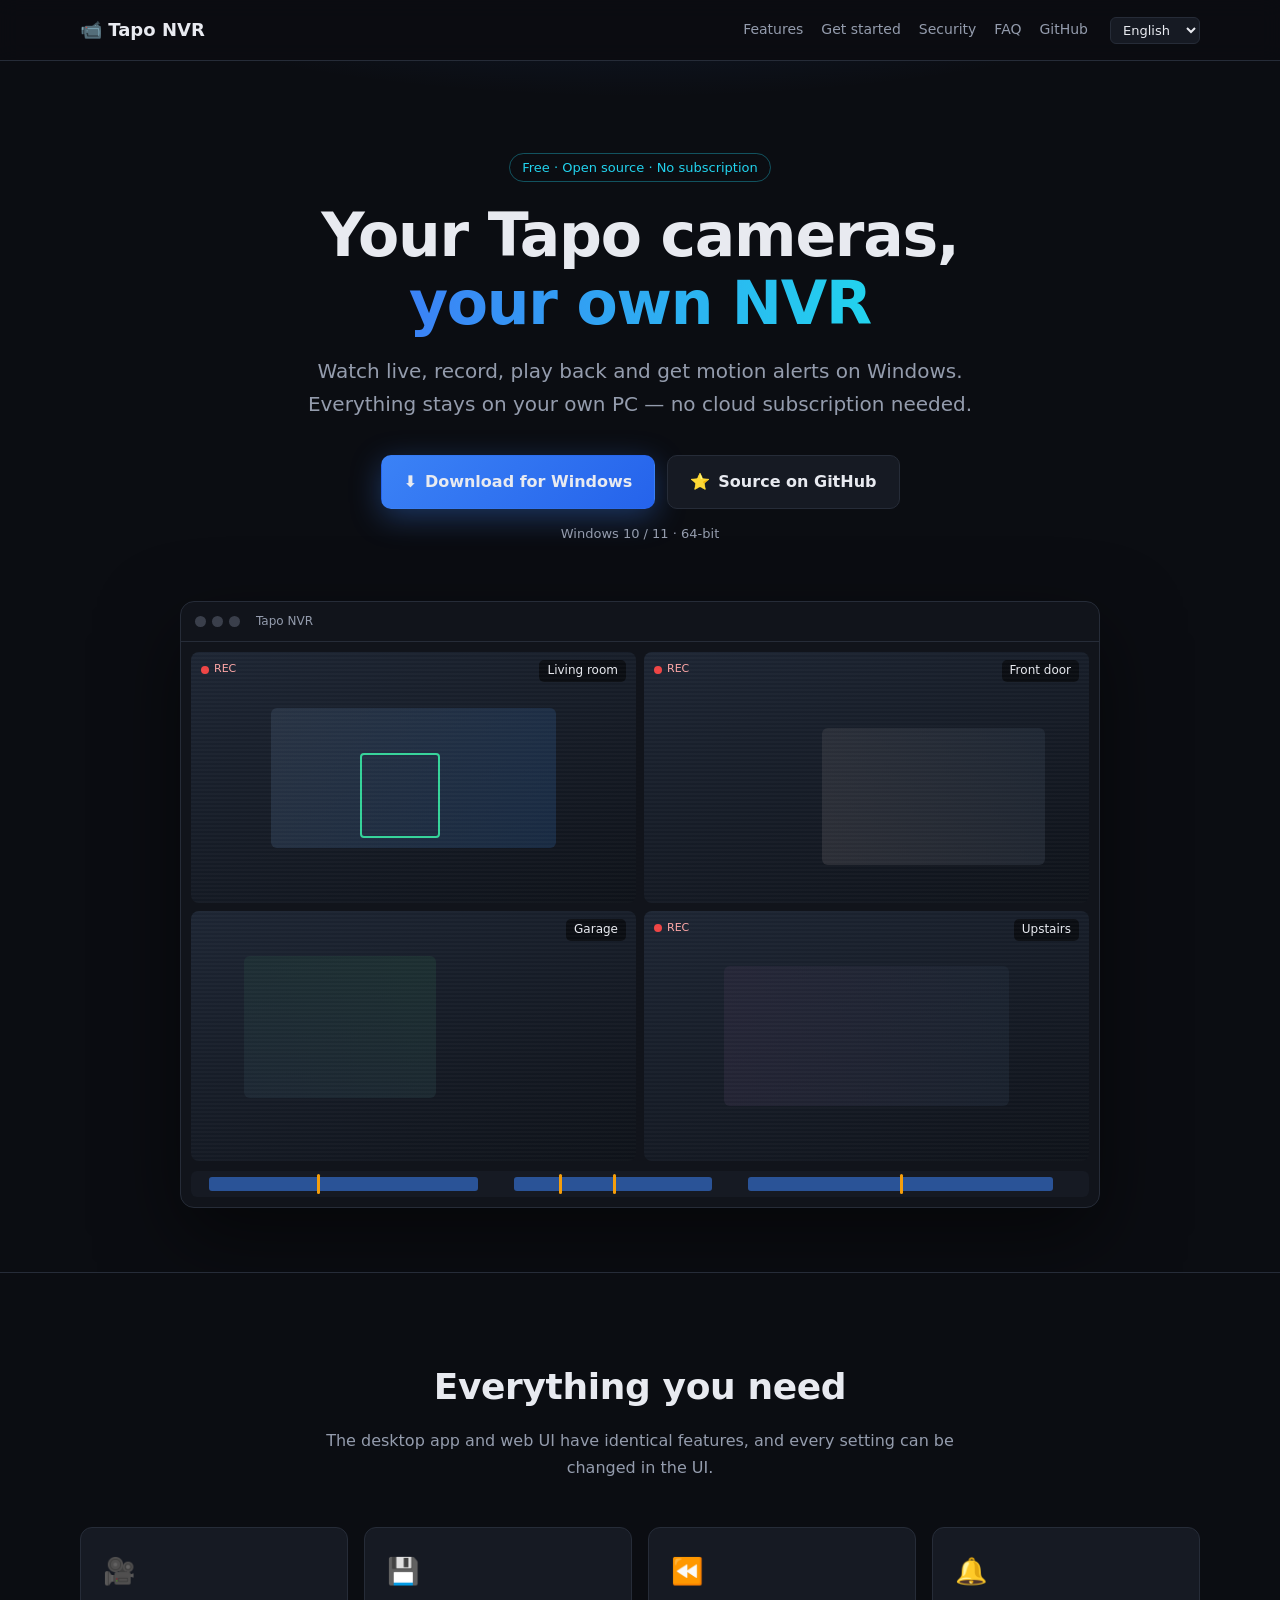
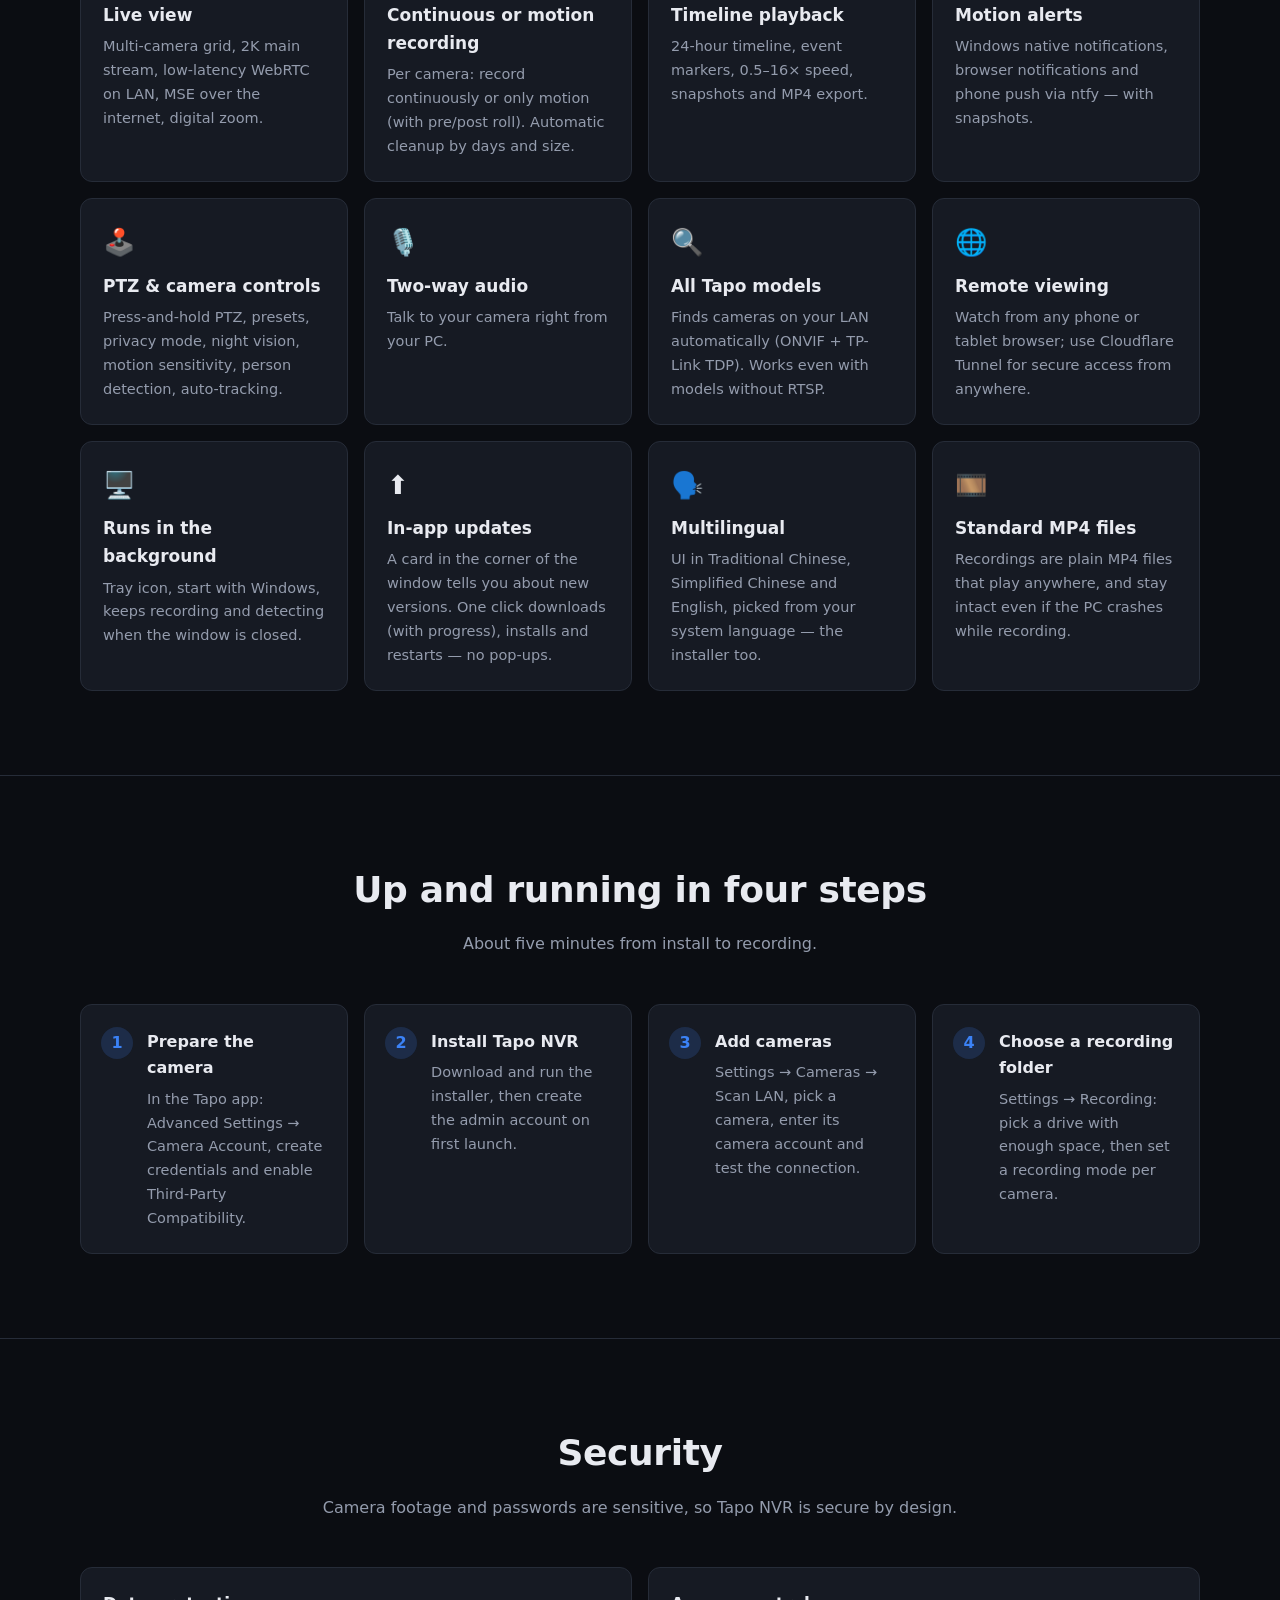
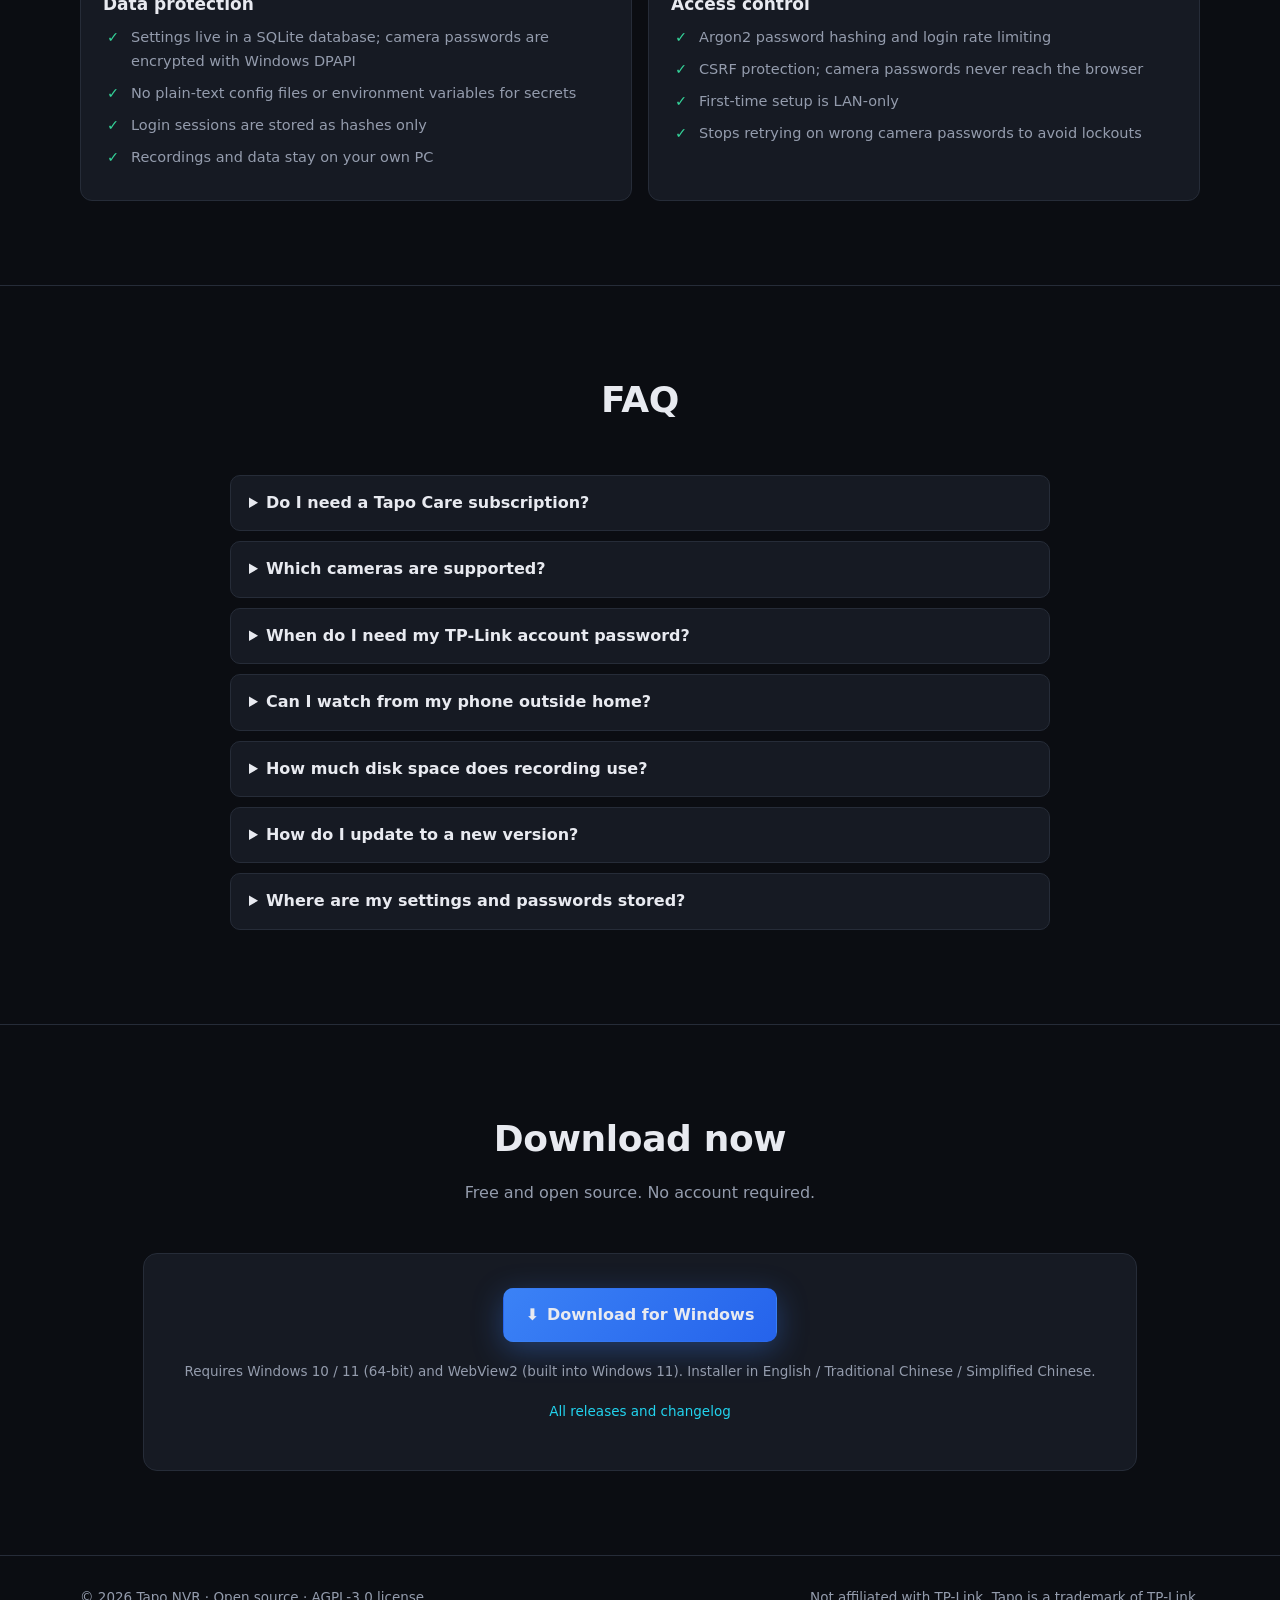
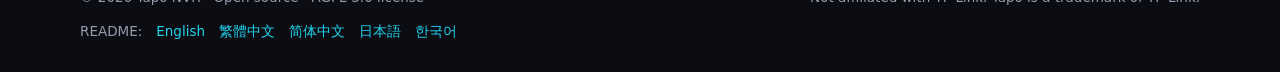
<file: docs/index.html>
<!DOCTYPE html>
<html lang="en">
<head>
  <meta charset="utf-8">
  <meta name="viewport" content="width=device-width, initial-scale=1">
  <title>Tapo NVR — Monitoring & recording for TP-Link Tapo cameras</title>
  <meta name="description" content="Tapo NVR: free, open-source monitoring, recording, playback and motion alerts for TP-Link Tapo cameras. Windows desktop app and web UI.">
  <meta property="og:title" content="Tapo NVR">
  <meta property="og:description" content="Free, open-source NVR for TP-Link Tapo cameras — live view, recording, playback, notifications.">
  <meta property="og:type" content="website">
  <meta name="theme-color" content="#0b0d12">
  <link rel="icon" href="data:image/svg+xml,<svg xmlns='http://www.w3.org/2000/svg' viewBox='0 0 100 100'><text y='.9em' font-size='90'>📹</text></svg>">
  <style>
    :root {
      color-scheme: dark;
      --bg: #0b0d12; --bg-2: #11141b; --panel: #161a23; --border: #262c38;
      --text: #e8eaf0; --muted: #949cad; --accent: #3b82f6; --accent-2: #22d3ee; --ok: #34d399;
    }
    * { box-sizing: border-box; }
    html { scroll-behavior: smooth; scroll-padding-top: 72px; }
    body {
      margin: 0; background: var(--bg); color: var(--text);
      font: 16px/1.65 system-ui, -apple-system, "Segoe UI", "Microsoft JhengHei", "PingFang TC", "Microsoft YaHei", sans-serif;
    }
    a { color: var(--accent-2); text-decoration: none; }
    a:hover { text-decoration: underline; }
    .wrap { width: min(1120px, 92vw); margin: 0 auto; }
    code { background: var(--panel); border: 1px solid var(--border); padding: 1px 6px; border-radius: 5px; font-size: .88em; }

    /* 導覽列 */
    nav.top {
      position: sticky; top: 0; z-index: 10;
      background: rgba(11, 13, 18, .82); backdrop-filter: blur(10px);
      border-bottom: 1px solid var(--border);
    }
    nav.top .wrap { display: flex; align-items: center; gap: 22px; height: 60px; }
    .brand { font-weight: 700; font-size: 18px; color: var(--text); display: flex; gap: 8px; align-items: center; }
    .brand:hover { text-decoration: none; }
    .links { display: flex; gap: 18px; margin-left: auto; }
    .links a { color: var(--muted); font-size: 14px; }
    .links a:hover { color: var(--text); text-decoration: none; }
    select.lang {
      font: inherit; font-size: 13px; color: var(--text); background: var(--panel);
      border: 1px solid var(--border); border-radius: 6px; padding: 4px 8px;
    }
    @media (max-width: 760px) { .links { display: none; } select.lang { margin-left: auto; } }

    /* 首屏 */
    header.hero { padding: 92px 0 64px; text-align: center; position: relative; overflow: hidden; }
    header.hero::before {
      content: ""; position: absolute; inset: -40% -10% auto; height: 520px; z-index: -1;
      background: radial-gradient(closest-side, rgba(59, 130, 246, .28), transparent),
                  radial-gradient(closest-side, rgba(34, 211, 238, .14), transparent) 30% 40% / 60% 60% no-repeat;
    }
    .badge { display: inline-block; font-size: 13px; color: var(--accent-2); border: 1px solid rgba(34, 211, 238, .35); border-radius: 999px; padding: 3px 12px; margin-bottom: 20px; }
    h1 { font-size: clamp(34px, 6vw, 60px); line-height: 1.12; margin: 0 0 18px; letter-spacing: -.02em; }
    h1 .grad { background: linear-gradient(90deg, var(--accent), var(--accent-2)); -webkit-background-clip: text; background-clip: text; color: transparent; }
    .lead { font-size: clamp(16px, 2.2vw, 20px); color: var(--muted); max-width: 720px; margin: 0 auto 34px; }
    .cta { display: flex; gap: 12px; justify-content: center; flex-wrap: wrap; }
    .btn {
      display: inline-flex; align-items: center; gap: 8px; padding: 13px 22px; border-radius: 10px;
      font-weight: 600; border: 1px solid var(--border); color: var(--text); background: var(--panel);
    }
    .btn:hover { text-decoration: none; border-color: var(--accent); }
    .btn.primary { background: linear-gradient(135deg, var(--accent), #2563eb); border-color: transparent; box-shadow: 0 8px 30px rgba(59, 130, 246, .35); }
    .meta { margin-top: 14px; color: var(--muted); font-size: 13px; }

    /* 示意畫面 */
    .mock {
      margin: 56px auto 0; width: min(920px, 100%); border: 1px solid var(--border); border-radius: 14px;
      background: var(--bg-2); box-shadow: 0 30px 80px rgba(0, 0, 0, .5); overflow: hidden; text-align: left;
    }
    .mock-bar { display: flex; gap: 6px; padding: 10px 14px; border-bottom: 1px solid var(--border); align-items: center; }
    .mock-bar i { width: 11px; height: 11px; border-radius: 50%; background: #3a3f4b; }
    .mock-bar span { margin-left: 10px; font-size: 12px; color: var(--muted); }
    .grid { display: grid; grid-template-columns: repeat(2, 1fr); gap: 8px; padding: 10px; }
    .cam {
      position: relative; aspect-ratio: 16 / 9; border-radius: 8px; overflow: hidden;
      background: linear-gradient(160deg, #1d2533, #0e1219);
    }
    .cam::after {
      content: ""; position: absolute; inset: 0;
      background: repeating-linear-gradient(0deg, rgba(255, 255, 255, .025) 0 2px, transparent 2px 4px);
    }
    .cam .name { position: absolute; top: 8px; right: 10px; font-size: 12px; background: rgba(0, 0, 0, .55); padding: 1px 8px; border-radius: 5px; }
    .cam .rec { position: absolute; top: 8px; left: 10px; font-size: 11px; color: #fca5a5; display: flex; align-items: center; gap: 5px; }
    .cam .rec::before { content: ""; width: 8px; height: 8px; border-radius: 50%; background: #ef4444; animation: blink 1.4s infinite; }
    .cam .scene { position: absolute; inset: 22% 18%; border-radius: 6px; opacity: .55; }
    .cam:nth-child(1) .scene { background: linear-gradient(120deg, #334155, #1e3a5f); }
    .cam:nth-child(2) .scene { background: linear-gradient(60deg, #3f3f46, #27313f); inset: 30% 10% 15% 40%; }
    .cam:nth-child(3) .scene { background: linear-gradient(200deg, #1f3b35, #22303d); inset: 18% 45% 25% 12%; }
    .cam:nth-child(4) .scene { background: linear-gradient(90deg, #2e2a3f, #1f2937); }
    .cam .motion { position: absolute; left: 38%; top: 40%; width: 18%; height: 34%; border: 2px solid var(--ok); border-radius: 4px; animation: move 6s ease-in-out infinite; }
    .timeline { margin: 0 10px 10px; height: 26px; border-radius: 6px; background: var(--panel); position: relative; overflow: hidden; }
    .timeline b { position: absolute; top: 6px; bottom: 6px; background: rgba(59, 130, 246, .55); border-radius: 3px; }
    .timeline em { position: absolute; top: 3px; bottom: 3px; width: 3px; background: #f59e0b; border-radius: 2px; }
    @keyframes blink { 50% { opacity: .2; } }
    @keyframes move { 50% { transform: translate(60%, -10%); } }

    /* 區塊 */
    section { padding: 84px 0; border-top: 1px solid var(--border); }
    section h2 { font-size: clamp(26px, 3.6vw, 36px); margin: 0 0 12px; text-align: center; letter-spacing: -.01em; }
    section .sub { color: var(--muted); text-align: center; max-width: 680px; margin: 0 auto 46px; }
    .features { display: grid; grid-template-columns: repeat(auto-fill, minmax(250px, 1fr)); gap: 16px; }
    .card { background: var(--panel); border: 1px solid var(--border); border-radius: 12px; padding: 22px; transition: border-color .2s, transform .2s; }
    .card:hover { border-color: #3b4a66; transform: translateY(-2px); }
    .card .ico { font-size: 26px; margin-bottom: 8px; }
    .card h3 { margin: 0 0 6px; font-size: 17px; }
    .card p { margin: 0; color: var(--muted); font-size: 14.5px; }

    .steps { display: grid; grid-template-columns: repeat(auto-fit, minmax(240px, 1fr)); gap: 16px; counter-reset: step; }
    .step { position: relative; background: var(--panel); border: 1px solid var(--border); border-radius: 12px; padding: 24px 22px 22px 66px; }
    .step::before {
      counter-increment: step; content: counter(step);
      position: absolute; left: 20px; top: 22px; width: 32px; height: 32px; border-radius: 50%;
      display: grid; place-items: center; font-weight: 700; background: rgba(59, 130, 246, .18); color: var(--accent);
    }
    .step h3 { margin: 0 0 6px; font-size: 16px; }
    .step p { margin: 0; color: var(--muted); font-size: 14.5px; }

    .two { display: grid; grid-template-columns: 1fr 1fr; gap: 16px; }
    @media (max-width: 760px) { .two { grid-template-columns: 1fr; } .grid { grid-template-columns: 1fr 1fr; } }
    ul.check { list-style: none; padding: 0; margin: 0; }
    ul.check li { padding-left: 28px; position: relative; margin: 8px 0; color: var(--muted); font-size: 14.5px; }
    ul.check li::before { content: "✓"; position: absolute; left: 4px; color: var(--ok); font-weight: 700; }

    details { background: var(--panel); border: 1px solid var(--border); border-radius: 10px; padding: 14px 18px; margin-bottom: 10px; }
    details summary { cursor: pointer; font-weight: 600; }
    details p { color: var(--muted); margin: 10px 0 2px; font-size: 14.5px; }

    .download { text-align: center; }
    .download .box { display: inline-block; background: var(--panel); border: 1px solid var(--border); border-radius: 14px; padding: 34px 40px; }
    .req { color: var(--muted); font-size: 13.5px; margin-top: 18px; }

    footer { border-top: 1px solid var(--border); padding: 30px 0; color: var(--muted); font-size: 13.5px; }
    footer .wrap { display: flex; gap: 16px; flex-wrap: wrap; justify-content: space-between; }
    footer .wrap.readmes { justify-content: flex-start; gap: 14px; margin-top: 12px; }
  </style>
</head>
<body>
  <nav class="top">
    <div class="wrap">
      <a class="brand" href="#">📹 Tapo NVR</a>
      <div class="links">
        <a href="#features" data-t="navFeatures"></a>
        <a href="#start" data-t="navStart"></a>
        <a href="#security" data-t="navSecurity"></a>
        <a href="#faq" data-t="navFaq"></a>
        <a href="https://github.com/fengnaiouo/Tapo-NVR">GitHub</a>
      </div>
      <select class="lang" id="lang" aria-label="Language">
        <option value="zh-TW">繁體中文</option>
        <option value="zh-CN">简体中文</option>
        <option value="en">English</option>
        <option value="ja">日本語</option>
        <option value="ko">한국어</option>
      </select>
    </div>
  </nav>

  <header class="hero">
    <div class="wrap">
      <span class="badge" data-t="badge"></span>
      <h1><span data-t="h1a"></span><br><span class="grad" data-t="h1b"></span></h1>
      <p class="lead" data-t="lead"></p>
      <div class="cta">
        <a class="btn primary dl-link" href="https://github.com/fengnaiouo/Tapo-NVR/releases/latest">⬇️ <span data-t="download"></span></a>
        <a class="btn" href="https://github.com/fengnaiouo/Tapo-NVR">⭐ <span data-t="source"></span></a>
      </div>
      <p class="meta"><span class="ver"></span><span data-t="metaReq"></span></p>

      <div class="mock" aria-hidden="true">
        <div class="mock-bar"><i></i><i></i><i></i><span>Tapo NVR</span></div>
        <div class="grid">
          <div class="cam"><div class="scene"></div><div class="motion"></div><span class="rec">REC</span><span class="name" data-t="cam1"></span></div>
          <div class="cam"><div class="scene"></div><span class="rec">REC</span><span class="name" data-t="cam2"></span></div>
          <div class="cam"><div class="scene"></div><span class="name" data-t="cam3"></span></div>
          <div class="cam"><div class="scene"></div><span class="rec">REC</span><span class="name" data-t="cam4"></span></div>
        </div>
        <div class="timeline">
          <b style="left:2%;width:30%"></b><b style="left:36%;width:22%"></b><b style="left:62%;width:34%"></b>
          <em style="left:14%"></em><em style="left:41%"></em><em style="left:47%"></em><em style="left:79%"></em>
        </div>
      </div>
    </div>
  </header>

  <section id="features">
    <div class="wrap">
      <h2 data-t="featTitle"></h2>
      <p class="sub" data-t="featSub"></p>
      <div class="features">
        <div class="card"><div class="ico">🎥</div><h3 data-t="f1t"></h3><p data-t="f1d"></p></div>
        <div class="card"><div class="ico">💾</div><h3 data-t="f2t"></h3><p data-t="f2d"></p></div>
        <div class="card"><div class="ico">⏪</div><h3 data-t="f3t"></h3><p data-t="f3d"></p></div>
        <div class="card"><div class="ico">🔔</div><h3 data-t="f4t"></h3><p data-t="f4d"></p></div>
        <div class="card"><div class="ico">🕹️</div><h3 data-t="f5t"></h3><p data-t="f5d"></p></div>
        <div class="card"><div class="ico">🎙️</div><h3 data-t="f6t"></h3><p data-t="f6d"></p></div>
        <div class="card"><div class="ico">🔍</div><h3 data-t="f7t"></h3><p data-t="f7d"></p></div>
        <div class="card"><div class="ico">🌐</div><h3 data-t="f8t"></h3><p data-t="f8d"></p></div>
        <div class="card"><div class="ico">🖥️</div><h3 data-t="f9t"></h3><p data-t="f9d"></p></div>
        <div class="card"><div class="ico">⬆️</div><h3 data-t="f10t"></h3><p data-t="f10d"></p></div>
        <div class="card"><div class="ico">🗣️</div><h3 data-t="f11t"></h3><p data-t="f11d"></p></div>
        <div class="card"><div class="ico">🎞️</div><h3 data-t="f12t"></h3><p data-t="f12d"></p></div>
      </div>
    </div>
  </section>

  <section id="start">
    <div class="wrap">
      <h2 data-t="startTitle"></h2>
      <p class="sub" data-t="startSub"></p>
      <div class="steps">
        <div class="step"><h3 data-t="s1t"></h3><p data-t="s1d"></p></div>
        <div class="step"><h3 data-t="s2t"></h3><p data-t="s2d"></p></div>
        <div class="step"><h3 data-t="s3t"></h3><p data-t="s3d"></p></div>
        <div class="step"><h3 data-t="s4t"></h3><p data-t="s4d"></p></div>
      </div>
    </div>
  </section>

  <section id="security">
    <div class="wrap">
      <h2 data-t="secTitle"></h2>
      <p class="sub" data-t="secSub"></p>
      <div class="two">
        <div class="card">
          <h3 data-t="secA"></h3>
          <ul class="check">
            <li data-t="secA1"></li><li data-t="secA2"></li><li data-t="secA3"></li><li data-t="secA4"></li>
          </ul>
        </div>
        <div class="card">
          <h3 data-t="secB"></h3>
          <ul class="check">
            <li data-t="secB1"></li><li data-t="secB2"></li><li data-t="secB3"></li><li data-t="secB4"></li>
          </ul>
        </div>
      </div>
    </div>
  </section>

  <section id="faq">
    <div class="wrap" style="max-width:820px">
      <h2 data-t="faqTitle"></h2>
      <p class="sub"></p>
      <details><summary data-t="q1"></summary><p data-t="a1"></p></details>
      <details><summary data-t="q2"></summary><p data-t="a2"></p></details>
      <details><summary data-t="q3"></summary><p data-t="a3"></p></details>
      <details><summary data-t="q4"></summary><p data-t="a4"></p></details>
      <details><summary data-t="q5"></summary><p data-t="a5"></p></details>
      <details><summary data-t="q6"></summary><p data-t="a6"></p></details>
      <details><summary data-t="q7"></summary><p data-t="a7"></p></details>
    </div>
  </section>

  <section class="download" id="download">
    <div class="wrap">
      <h2 data-t="dlTitle"></h2>
      <p class="sub" data-t="dlSub"></p>
      <div class="box">
        <a class="btn primary dl-link" href="https://github.com/fengnaiouo/Tapo-NVR/releases/latest">⬇️ <span data-t="download"></span></a>
        <p class="meta"><span class="ver"></span><span class="size"></span></p>
        <p class="req" data-t="dlReq"></p>
        <p class="req"><a href="https://github.com/fengnaiouo/Tapo-NVR/releases" data-t="allReleases"></a></p>
      </div>
    </div>
  </section>

  <footer>
    <div class="wrap">
      <span>© 2026 Tapo NVR · <span data-t="license"></span></span>
      <span data-t="disclaimer"></span>
    </div>
    <div class="wrap readmes">
      <span>README:</span>
      <a href="https://github.com/fengnaiouo/Tapo-NVR/blob/main/README.md">English</a>
      <a href="https://github.com/fengnaiouo/Tapo-NVR/blob/main/README_TW.md">繁體中文</a>
      <a href="https://github.com/fengnaiouo/Tapo-NVR/blob/main/README_CN.md">简体中文</a>
      <a href="https://github.com/fengnaiouo/Tapo-NVR/blob/main/README_JP.md">日本語</a>
      <a href="https://github.com/fengnaiouo/Tapo-NVR/blob/main/README_KO.md">한국어</a>
    </div>
  </footer>

  <script>
    const DICT = {
      'zh-TW': {
        title: 'Tapo NVR — TP-Link Tapo 攝影機監控與錄影',
        navFeatures: '功能', navStart: '快速開始', navSecurity: '安全性', navFaq: '常見問題',
        badge: '免費 · 開源 · 不需要訂閱', h1a: '你的 Tapo 攝影機，', h1b: '自己的錄影主機',
        lead: '在 Windows 上即時觀看、錄影、回放並接收移動通知。資料全部留在你自己的電腦，不需要雲端訂閱。',
        download: '下載 Windows 版', source: 'GitHub 原始碼', metaReq: 'Windows 10 / 11 · 64 位元',
        cam1: '客廳', cam2: '門口', cam3: '車庫', cam4: '三樓',
        featTitle: '完整的監控功能', featSub: '桌面版與網頁版功能完全相同，所有設定都能在介面中修改。',
        f1t: '即時影像', f1d: '多鏡頭格狀畫面、2K 主串流、區網 WebRTC 低延遲、外網 MSE、數位變焦。',
        f2t: '連續或事件錄影', f2d: '每台攝影機可選連續錄影或只錄移動事件（含事件前後畫面），依天數與容量自動清理。',
        f3t: '時間軸回放', f3d: '24 小時時間軸、事件標記、0.5–16 倍速、截圖，並可匯出 MP4 片段。',
        f4t: '移動通知', f4d: 'Windows 原生通知、瀏覽器通知，以及透過 ntfy 推播到手機，都附上截圖。',
        f5t: '雲台與攝影機控制', f5d: '按住轉動、預設點、隱私模式、夜視、移動偵測靈敏度、人形偵測、移動追蹤。',
        f6t: '雙向語音', f6d: '直接在電腦上對攝影機說話。',
        f7t: '支援所有 Tapo 機型', f7d: '自動掃描區網找到攝影機（ONVIF + TP-Link TDP），沒有 RTSP 的機型也能使用。',
        f8t: '遠端觀看', f8d: '手機、平板用瀏覽器即可觀看；搭配 Cloudflare Tunnel 從外網安全連線。',
        f9t: '常駐背景', f9d: '系統匣常駐、開機自動啟動、關閉視窗後繼續錄影與偵測。',
        f10t: '應用程式內更新', f10d: '有新版本時在視窗右下角提示，一鍵下載（含進度條）、安裝並自動重新啟動，不會跳出系統視窗打擾你。',
        f11t: '多國語言', f11d: '介面支援繁體中文、简体中文、English，依系統自動選擇；安裝程式也會依系統語言顯示。',
        f12t: '標準 MP4 檔案', f12d: '錄影存成一般 MP4，任何播放器都能開啟；錄製中當機也不會損壞檔案。',
        startTitle: '四個步驟開始使用', startSub: '從安裝到開始錄影，大約五分鐘。',
        s1t: '設定攝影機', s1d: '在 Tapo App：進階設定 → 攝影機帳戶，建立帳號密碼，並開啟「第三方相容性」。',
        s2t: '安裝 Tapo NVR', s2d: '下載安裝檔並執行，第一次開啟時建立管理員帳號。',
        s3t: '加入攝影機', s3d: '設定 → 攝影機 → 掃描區網攝影機，選擇後填入攝影機帳戶並測試連線。',
        s4t: '選擇錄影資料夾', s4d: '設定 → 錄影，選擇空間足夠的硬碟，再為每台攝影機選擇錄影模式。',
        secTitle: '安全性', secSub: '攝影機畫面與密碼都很敏感，所以 Tapo NVR 從設計上就把安全放在第一位。',
        secA: '資料保護', secA1: '設定存在 SQLite 資料庫，攝影機密碼以 Windows DPAPI 加密', secA2: '不使用明碼設定檔或環境變數保存密碼',
        secA3: '登入 Session 只保存雜湊值', secA4: '錄影與資料都留在你自己的電腦',
        secB: '存取控制', secB1: 'Argon2 密碼雜湊與登入次數限制', secB2: 'CSRF 防護，攝影機密碼不會傳到瀏覽器',
        secB3: '首次設定只允許從區網進行', secB4: '攝影機密碼錯誤時自動停止重試，避免攝影機被鎖定',
        faqTitle: '常見問題',
        q1: '需要 Tapo Care 訂閱嗎？', a1: '不需要。Tapo NVR 直接從區網連線攝影機並錄影到你的硬碟。',
        q2: '支援哪些攝影機？', a2: '支援 TP-Link Tapo 系列（例如 C100、C200、C210、C220、C310、C320WS、C500、C520WS 等）。有 RTSP / ONVIF 的機型功能最完整；沒有的機型會改用 Tapo 私有串流。',
        q3: '什麼時候需要 TP-Link 帳號密碼？', a3: '隱私模式、夜視、偵測設定、雙向語音等控制功能需要。只需要填密碼（攝影機本機登入帳號固定為 admin，不需要 Email）。只看畫面和錄影不需要。',
        q4: '可以從外面用手機看嗎？', a4: '可以。區網內直接用瀏覽器開啟；外網建議使用 Cloudflare Tunnel，不需要開放路由器連接埠。',
        q5: '錄影會占用多少空間？', a5: '2K 連續錄影約每台每天 15–25 GB。可以改用事件錄影，並設定保留天數與容量上限。',
        q6: '怎麼更新到新版本？', a6: '桌面版會在啟動後及每 6 小時自動檢查。有新版本時視窗右下角會出現更新卡片，按「立即更新」即可，設定與錄影都會保留。也可以從系統匣選單 →「檢查更新」手動檢查。',
        q7: '我的設定和密碼存在哪裡？', a7: '存在你電腦上的 SQLite 資料庫（Tapo NVR 安裝資料夾內的 data 資料夾），攝影機密碼以 Windows DPAPI 加密，只有你的 Windows 帳號能解密。不會上傳到任何雲端。',
        dlTitle: '立即下載', dlSub: '免費、開源，不需要註冊帳號。', dlReq: '需要 Windows 10 / 11（64 位元）與 WebView2（Windows 11 已內建）。安裝程式支援 English / 繁體中文 / 简体中文。',
        allReleases: '所有版本與更新紀錄', license: '開源軟體 · AGPL-3.0 授權', disclaimer: '本專案與 TP-Link 無關，Tapo 為 TP-Link 的商標。',
        version: '最新版本 {v}', sizeMB: ' · {n} MB',
      },
      'zh-CN': {
        title: 'Tapo NVR — TP-Link Tapo 摄像头监控与录像',
        navFeatures: '功能',
        navStart: '快速开始',
        navSecurity: '安全性',
        navFaq: '常见问题',
        badge: '免费 · 开源 · 不需要订阅',
        h1a: '你的 Tapo 摄像头，',
        h1b: '自己的录像主机',
        lead: '在 Windows 上实时观看、录像、回放并接收移动通知。数据全部留在你自己的电脑，不需要云端订阅。',
        download: '下载 Windows 版',
        source: 'GitHub 源代码',
        metaReq: 'Windows 10 / 11 · 64 位',
        cam1: '客厅',
        cam2: '门口',
        cam3: '车库',
        cam4: '三楼',
        featTitle: '完整的监控功能',
        featSub: '桌面版与网页版功能完全相同，所有设置都能在界面中修改。',
        f1t: '实时图像',
        f1d: '多镜头格状画面、2K 主码流、局域网 WebRTC 低延迟、外网 MSE、数字变焦。',
        f2t: '连续或事件录像',
        f2d: '每台摄像头可选连续录像或只录移动事件（含事件前后画面），依天数与容量自动清理。',
        f3t: '时间轴回放',
        f3d: '24 小时时间轴、事件标记、0.5–16 倍速、截屏，并可导出 MP4 片段。',
        f4t: '移动通知',
        f4d: 'Windows 原生通知、浏览器通知，以及透过 ntfy 推送到手机，都附上截屏。',
        f5t: '云台与摄像头控制',
        f5d: '按住转动、预设点、隐私模式、夜视、移动侦测灵敏度、人形侦测、移动追踪。',
        f6t: '双向语音',
        f6d: '直接在电脑上对摄像头说话。',
        f7t: '支持所有 Tapo 机型',
        f7d: '自动扫描局域网找到摄像头（ONVIF + TP-Link TDP），没有 RTSP 的机型也能使用。',
        f8t: '远程观看',
        f8d: '手机、平板用浏览器即可观看；搭配 Cloudflare Tunnel 从外网安全连接。',
        f9t: '后台常驻',
        f9d: '系统托盘常驻、开机自动启动、关闭窗口后继续录像与侦测。',
        f10t: '应用程序内更新',
        f10d: '有新版本时在窗口右下角提示，一键下载（含进度条）、安装并自动重新启动，不会跳出系统窗口打扰你。',
        f11t: '多国语言',
        f11d: '界面支持繁体中文、简体中文、English，依系统自动选择；安装程序也会依系统语言显示。',
        f12t: '标准 MP4 文件',
        f12d: '录像存成一般 MP4，任何播放器都能打开；录制中当机也不会损坏文件。',
        startTitle: '四个步骤开始使用',
        startSub: '从安装到开始录像，大约五分钟。',
        s1t: '设置摄像头',
        s1d: '在 Tapo App：高级设置 → 摄像头账户，创建账号密码，并打开「第三方兼容性」。',
        s2t: '安装 Tapo NVR',
        s2d: '下载安装档并运行，第一次打开时创建管理员账号。',
        s3t: '加入摄像头',
        s3d: '设置 → 摄像头 → 扫描局域网摄像头，选择后填入摄像头账户并测试连接。',
        s4t: '选择录像文件夹',
        s4d: '设置 → 录像，选择空间足够的硬盘，再为每台摄像头选择录像模式。',
        secTitle: '安全性',
        secSub: '摄像头画面与密码都很敏感，所以 Tapo NVR 从设计上就把安全放在第一位。',
        secA: '数据保护',
        secA1: '设置存在 SQLite 数据库，摄像头密码以 Windows DPAPI 加密',
        secA2: '不使用明文配置文件或环境变量保存密码',
        secA3: '登录 Session 只保存哈希值',
        secA4: '录像与数据都留在你自己的电脑',
        secB: '访问控制',
        secB1: 'Argon2 密码哈希与登录次数限制',
        secB2: 'CSRF 防护，摄像头密码不会传到浏览器',
        secB3: '首次设置只允许从局域网进行',
        secB4: '摄像头密码错误时自动停止重试，避免摄像头被锁定',
        faqTitle: '常见问题',
        q1: '需要 Tapo Care 订阅吗？',
        a1: '不需要。Tapo NVR 直接从局域网连接摄像头并录像到你的硬盘。',
        q2: '支持哪些摄像头？',
        a2: '支持 TP-Link Tapo 系列（例如 C100、C200、C210、C220、C310、C320WS、C500、C520WS 等）。有 RTSP / ONVIF 的机型功能最完整；没有的机型会改用 Tapo 私有视频流。',
        q3: '什么时候需要 TP-Link 账号密码？',
        a3: '隐私模式、夜视、侦测设置、双向语音等控制功能需要。只需要填密码（摄像头本机登录账号固定为 admin，不需要 Email）。只看画面和录像不需要。',
        q4: '可以从外面用手机看吗？',
        a4: '可以。局域网内直接用浏览器打开；外网建议使用 Cloudflare Tunnel，不需要开放路由器连接端口。',
        q5: '录像会占用多少空间？',
        a5: '2K 连续录像约每台每天 15–25 GB。可以改用事件录像，并设置保留天数与容量上限。',
        q6: '怎么更新到新版本？',
        a6: '桌面版会在启动后及每 6 小时自动检查。有新版本时窗口右下角会出现更新卡片，按「立即更新」即可，设置与录像都会保留。也可以从系统托盘菜单 →「检查更新」手动检查。',
        q7: '我的设置和密码存在哪里？',
        a7: '存在你电脑上的 SQLite 数据库（Tapo NVR 安装文件夹内的 data 文件夹），摄像头密码以 Windows DPAPI 加密，只有你的 Windows 账号能解密。不会上传到任何云端。',
        dlTitle: '立即下载',
        dlSub: '免费、开源，不需要注册账号。',
        dlReq: '需要 Windows 10 / 11（64 位）与 WebView2（Windows 11 已内置）。安装程序支持 English / 繁体中文 / 简体中文。',
        allReleases: '所有版本与更新记录',
        license: '开源软件 · AGPL-3.0 许可证',
        disclaimer: '本项目与 TP-Link 无关，Tapo 为 TP-Link 的商标。',
        version: '最新版本 {v}',
        sizeMB: ' · {n} MB',
      },
      en: {
        title: 'Tapo NVR — Monitoring & recording for TP-Link Tapo cameras',
        navFeatures: 'Features', navStart: 'Get started', navSecurity: 'Security', navFaq: 'FAQ',
        badge: 'Free · Open source · No subscription', h1a: 'Your Tapo cameras,', h1b: 'your own NVR',
        lead: 'Watch live, record, play back and get motion alerts on Windows. Everything stays on your own PC — no cloud subscription needed.',
        download: 'Download for Windows', source: 'Source on GitHub', metaReq: 'Windows 10 / 11 · 64-bit',
        cam1: 'Living room', cam2: 'Front door', cam3: 'Garage', cam4: 'Upstairs',
        featTitle: 'Everything you need', featSub: 'The desktop app and web UI have identical features, and every setting can be changed in the UI.',
        f1t: 'Live view', f1d: 'Multi-camera grid, 2K main stream, low-latency WebRTC on LAN, MSE over the internet, digital zoom.',
        f2t: 'Continuous or motion recording', f2d: 'Per camera: record continuously or only motion (with pre/post roll). Automatic cleanup by days and size.',
        f3t: 'Timeline playback', f3d: '24-hour timeline, event markers, 0.5–16× speed, snapshots and MP4 export.',
        f4t: 'Motion alerts', f4d: 'Windows native notifications, browser notifications and phone push via ntfy — with snapshots.',
        f5t: 'PTZ & camera controls', f5d: 'Press-and-hold PTZ, presets, privacy mode, night vision, motion sensitivity, person detection, auto-tracking.',
        f6t: 'Two-way audio', f6d: 'Talk to your camera right from your PC.',
        f7t: 'All Tapo models', f7d: 'Finds cameras on your LAN automatically (ONVIF + TP-Link TDP). Works even with models without RTSP.',
        f8t: 'Remote viewing', f8d: 'Watch from any phone or tablet browser; use Cloudflare Tunnel for secure access from anywhere.',
        f9t: 'Runs in the background', f9d: 'Tray icon, start with Windows, keeps recording and detecting when the window is closed.',
        f10t: 'In-app updates', f10d: 'A card in the corner of the window tells you about new versions. One click downloads (with progress), installs and restarts — no pop-ups.',
        f11t: 'Multilingual', f11d: 'UI in Traditional Chinese, Simplified Chinese and English, picked from your system language — the installer too.',
        f12t: 'Standard MP4 files', f12d: 'Recordings are plain MP4 files that play anywhere, and stay intact even if the PC crashes while recording.',
        startTitle: 'Up and running in four steps', startSub: 'About five minutes from install to recording.',
        s1t: 'Prepare the camera', s1d: 'In the Tapo app: Advanced Settings → Camera Account, create credentials and enable Third-Party Compatibility.',
        s2t: 'Install Tapo NVR', s2d: 'Download and run the installer, then create the admin account on first launch.',
        s3t: 'Add cameras', s3d: 'Settings → Cameras → Scan LAN, pick a camera, enter its camera account and test the connection.',
        s4t: 'Choose a recording folder', s4d: 'Settings → Recording: pick a drive with enough space, then set a recording mode per camera.',
        secTitle: 'Security', secSub: 'Camera footage and passwords are sensitive, so Tapo NVR is secure by design.',
        secA: 'Data protection', secA1: 'Settings live in a SQLite database; camera passwords are encrypted with Windows DPAPI', secA2: 'No plain-text config files or environment variables for secrets',
        secA3: 'Login sessions are stored as hashes only', secA4: 'Recordings and data stay on your own PC',
        secB: 'Access control', secB1: 'Argon2 password hashing and login rate limiting', secB2: 'CSRF protection; camera passwords never reach the browser',
        secB3: 'First-time setup is LAN-only', secB4: 'Stops retrying on wrong camera passwords to avoid lockouts',
        faqTitle: 'FAQ',
        q1: 'Do I need a Tapo Care subscription?', a1: 'No. Tapo NVR connects to your cameras over the LAN and records to your own drive.',
        q2: 'Which cameras are supported?', a2: 'TP-Link Tapo cameras such as C100, C200, C210, C220, C310, C320WS, C500, C520WS and more. Models with RTSP / ONVIF get the full feature set; others use the Tapo private stream.',
        q3: 'When do I need my TP-Link account password?', a3: 'For controls such as privacy mode, night vision, detection settings and two-way audio. Only the password is needed — the camera\'s local user is always admin, no email required. Viewing and recording do not need it.',
        q4: 'Can I watch from my phone outside home?', a4: 'Yes. On the LAN just open it in a browser; from outside we recommend Cloudflare Tunnel — no router port forwarding required.',
        q5: 'How much disk space does recording use?', a5: 'Continuous 2K recording uses about 15–25 GB per camera per day. Use motion recording and set retention limits to save space.',
        q6: 'How do I update to a new version?', a6: 'The desktop app checks after launch and every 6 hours. When a new version is out, a card appears in the bottom-right corner — click "Update now". Settings and recordings are kept. You can also use the tray menu → Check for updates.',
        q7: 'Where are my settings and passwords stored?', a7: 'In a SQLite database on your PC (the data folder inside the Tapo NVR install folder). Camera passwords are encrypted with Windows DPAPI so only your Windows account can decrypt them. Nothing is uploaded to any cloud.',
        dlTitle: 'Download now', dlSub: 'Free and open source. No account required.', dlReq: 'Requires Windows 10 / 11 (64-bit) and WebView2 (built into Windows 11). Installer in English / Traditional Chinese / Simplified Chinese.',
        allReleases: 'All releases and changelog', license: 'Open source · AGPL-3.0 license', disclaimer: 'Not affiliated with TP-Link. Tapo is a trademark of TP-Link.',
        version: 'Latest {v}', sizeMB: ' · {n} MB',
      },
      ja: {
        title: 'Tapo NVR — TP-Link Tapo カメラの監視・録画ソフト',
        navFeatures: '機能',
        navStart: 'はじめかた',
        navSecurity: 'セキュリティ',
        navFaq: 'よくある質問',
        badge: '無料 · オープンソース · サブスク不要',
        h1a: 'あなたの Tapo カメラを、',
        h1b: '自分だけの録画サーバーに',
        lead: 'Windows でライブ視聴、録画、再生、動体検知通知。データはすべてあなたの PC に保存され、クラウドのサブスクリプションは不要です。',
        download: 'Windows 版をダウンロード',
        source: 'GitHub のソースコード',
        metaReq: 'Windows 10 / 11 · 64 ビット',
        cam1: 'リビング',
        cam2: '玄関',
        cam3: 'ガレージ',
        cam4: '3 階',
        featTitle: '充実した監視機能',
        featSub: 'デスクトップ版と Web 版は同じ機能を備え、すべての設定を画面上で変更できます。',
        f1t: 'ライブ映像',
        f1d: '複数カメラのグリッド表示、2K メインストリーム、LAN では低遅延 WebRTC、外出先では MSE、デジタルズーム。',
        f2t: '常時録画・動体録画',
        f2d: 'カメラごとに常時録画または動体検知時のみの録画（前後の映像付き）を選択。日数と容量で自動削除。',
        f3t: 'タイムライン再生',
        f3d: '24 時間タイムライン、イベントマーカー、0.5〜16 倍速、スナップショット、MP4 書き出し。',
        f4t: '動体検知通知',
        f4d: 'Windows ネイティブ通知、ブラウザー通知、ntfy によるスマホへのプッシュ通知。すべてスナップショット付き。',
        f5t: 'パン・チルトとカメラ制御',
        f5d: '押し続けて移動、プリセット、プライバシーモード、ナイトビジョン、検知感度、人物検知、自動追尾。',
        f6t: '双方向音声',
        f6d: 'PC からそのままカメラに話しかけられます。',
        f7t: 'すべての Tapo 機種に対応',
        f7d: 'LAN 上のカメラを自動検出（ONVIF + TP-Link TDP）。RTSP 非対応の機種でも使えます。',
        f8t: 'リモート視聴',
        f8d: 'スマホやタブレットのブラウザーで視聴。Cloudflare Tunnel で外出先から安全に接続。',
        f9t: 'バックグラウンド常駐',
        f9d: 'タスクトレイに常駐し、Windows 起動時に自動起動。ウィンドウを閉じても録画と検知を継続。',
        f10t: 'アプリ内アップデート',
        f10d: '新バージョンはウィンドウの右下でお知らせ。ワンクリックでダウンロード（進捗表示付き）、インストール、再起動まで完了します。',
        f11t: '多言語対応',
        f11d: 'UI は繁体字中国語・簡体字中国語・英語に対応し、システム言語から自動選択。インストーラーも同様です。',
        f12t: '標準の MP4 ファイル',
        f12d: '録画は一般的な MP4 で保存され、どのプレーヤーでも再生可能。録画中に PC が落ちてもファイルは壊れません。',
        startTitle: '4 ステップではじめる',
        startSub: 'インストールから録画開始まで約 5 分です。',
        s1t: 'カメラの準備',
        s1d: 'Tapo アプリで「高度な設定 → カメラのアカウント」を作成し、「サードパーティ互換性」をオンにします。',
        s2t: 'Tapo NVR をインストール',
        s2d: 'インストーラーをダウンロードして実行し、初回起動時に管理者アカウントを作成します。',
        s3t: 'カメラを追加',
        s3d: '設定 → カメラ → LAN をスキャンし、カメラを選んでアカウントを入力、接続テストを行います。',
        s4t: '録画フォルダーを選択',
        s4d: '設定 → 録画で容量の十分なドライブを選び、カメラごとに録画モードを設定します。',
        secTitle: 'セキュリティ',
        secSub: 'カメラ映像とパスワードは重要な情報です。Tapo NVR は設計段階からセキュリティを最優先にしています。',
        secA: 'データ保護',
        secA1: '設定は SQLite データベースに保存し、カメラのパスワードは Windows DPAPI で暗号化',
        secA2: 'パスワードを平文の設定ファイルや環境変数に保存しません',
        secA3: 'ログインセッションはハッシュ値のみ保存',
        secA4: '録画とデータはすべてあなたの PC に保存',
        secB: 'アクセス制御',
        secB1: 'Argon2 によるパスワードハッシュとログイン試行回数の制限',
        secB2: 'CSRF 対策。カメラのパスワードはブラウザーに送信されません',
        secB3: '初期設定は LAN 内からのみ可能',
        secB4: 'パスワードが間違っている場合は再試行を停止し、カメラのロックを防止',
        faqTitle: 'よくある質問',
        q1: 'Tapo Care の契約は必要ですか？',
        a1: '不要です。Tapo NVR は LAN 経由でカメラに接続し、あなたのドライブに録画します。',
        q2: 'どのカメラに対応していますか？',
        a2: 'C100、C200、C210、C220、C310、C320WS、C500、C520WS などの TP-Link Tapo シリーズに対応しています。RTSP / ONVIF 対応機種はすべての機能が使え、非対応機種は Tapo 独自ストリームを使用します。',
        q3: 'TP-Link アカウントのパスワードはいつ必要ですか？',
        a3: 'プライバシーモード、ナイトビジョン、検知設定、双方向音声などの制御に必要です。入力するのはパスワードだけで、カメラのローカルユーザーは常に admin です（メールアドレスは不要）。視聴と録画だけなら不要です。',
        q4: '外出先からスマホで見られますか？',
        a4: 'はい。LAN 内ではブラウザーで開くだけ。外出先からは Cloudflare Tunnel をおすすめします。ルーターのポート開放は不要です。',
        q5: '録画にはどれくらいの容量が必要ですか？',
        a5: '2K の常時録画で 1 台あたり 1 日約 15〜25 GB です。動体録画に切り替えたり、保存日数と容量の上限を設定したりできます。',
        q6: '新しいバージョンへの更新方法は？',
        a6: 'デスクトップ版は起動後と 6 時間ごとに自動で確認します。新バージョンがあるとウィンドウ右下にカードが表示されるので、「今すぐ更新」を押すだけです。設定と録画はそのまま残ります。',
        q7: '設定やパスワードはどこに保存されますか？',
        a7: 'PC 上の SQLite データベース（Tapo NVR のインストールフォルダー内の data フォルダー）に保存されます。カメラのパスワードは Windows DPAPI で暗号化され、あなたの Windows アカウントでしか復号できません。クラウドには一切アップロードされません。',
        dlTitle: '今すぐダウンロード',
        dlSub: '無料・オープンソース。アカウント登録は不要です。',
        dlReq: 'Windows 10 / 11（64 ビット）と WebView2（Windows 11 は標準搭載）が必要です。インストーラーは英語・繁体字中国語・簡体字中国語に対応。',
        allReleases: 'すべてのリリースと更新履歴',
        license: 'オープンソース · AGPL-3.0 ライセンス',
        disclaimer: '本プロジェクトは TP-Link とは関係ありません。Tapo は TP-Link の商標です。',
        version: '最新版 {v}',
        sizeMB: ' · {n} MB',
      },
      ko: {
        title: 'Tapo NVR — TP-Link Tapo 카메라 모니터링·녹화',
        navFeatures: '기능',
        navStart: '시작하기',
        navSecurity: '보안',
        navFaq: '자주 묻는 질문',
        badge: '무료 · 오픈소스 · 구독 불필요',
        h1a: '내 Tapo 카메라를',
        h1b: '나만의 녹화 서버로',
        lead: 'Windows에서 실시간 시청, 녹화, 재생, 움직임 알림까지. 모든 데이터는 내 PC에 저장되며 클라우드 구독이 필요 없습니다.',
        download: 'Windows용 다운로드',
        source: 'GitHub 소스 코드',
        metaReq: 'Windows 10 / 11 · 64비트',
        cam1: '거실',
        cam2: '현관',
        cam3: '차고',
        cam4: '3층',
        featTitle: '모니터링에 필요한 모든 기능',
        featSub: '데스크톱 앱과 웹 버전은 기능이 동일하며 모든 설정을 화면에서 변경할 수 있습니다.',
        f1t: '실시간 영상',
        f1d: '다중 카메라 그리드, 2K 메인 스트림, LAN에서 저지연 WebRTC, 외부에서 MSE, 디지털 줌.',
        f2t: '상시 녹화 또는 움직임 녹화',
        f2d: '카메라별로 상시 녹화 또는 움직임 감지 시에만 녹화(전후 영상 포함). 기간과 용량에 따라 자동 정리.',
        f3t: '타임라인 재생',
        f3d: '24시간 타임라인, 이벤트 표시, 0.5–16배속, 스냅샷, MP4 내보내기.',
        f4t: '움직임 알림',
        f4d: 'Windows 기본 알림, 브라우저 알림, ntfy를 통한 휴대폰 푸시 알림. 모두 스냅샷 포함.',
        f5t: 'PTZ 및 카메라 제어',
        f5d: '길게 눌러 회전, 프리셋, 사생활 보호 모드, 야간 모드, 감지 감도, 사람 감지, 자동 추적.',
        f6t: '양방향 오디오',
        f6d: 'PC에서 바로 카메라로 말할 수 있습니다.',
        f7t: '모든 Tapo 기종 지원',
        f7d: 'LAN의 카메라를 자동으로 검색(ONVIF + TP-Link TDP). RTSP가 없는 기종도 사용할 수 있습니다.',
        f8t: '원격 시청',
        f8d: '휴대폰이나 태블릿 브라우저로 시청. Cloudflare Tunnel로 외부에서도 안전하게 연결.',
        f9t: '백그라운드 실행',
        f9d: '시스템 트레이 상주, Windows 시작 시 자동 실행, 창을 닫아도 녹화와 감지를 계속합니다.',
        f10t: '앱 내 업데이트',
        f10d: '새 버전이 나오면 창 오른쪽 아래에 알려 줍니다. 클릭 한 번으로 다운로드(진행률 표시), 설치, 재시작까지 완료됩니다.',
        f11t: '다국어 지원',
        f11d: 'UI는 번체 중국어, 간체 중국어, 영어를 지원하며 시스템 언어에 따라 자동 선택됩니다. 설치 프로그램도 마찬가지입니다.',
        f12t: '표준 MP4 파일',
        f12d: '녹화 파일은 일반 MP4로 저장되어 어떤 플레이어로도 재생할 수 있으며, 녹화 중 PC가 꺼져도 손상되지 않습니다.',
        startTitle: '4단계로 시작하기',
        startSub: '설치부터 녹화 시작까지 약 5분.',
        s1t: '카메라 준비',
        s1d: 'Tapo 앱에서 고급 설정 → 카메라 계정을 만들고 "타사 호환성"을 켭니다.',
        s2t: 'Tapo NVR 설치',
        s2d: '설치 프로그램을 다운로드해 실행하고, 처음 실행할 때 관리자 계정을 만듭니다.',
        s3t: '카메라 추가',
        s3d: '설정 → 카메라 → LAN 검색에서 카메라를 선택하고 카메라 계정을 입력한 뒤 연결을 테스트합니다.',
        s4t: '녹화 폴더 선택',
        s4d: '설정 → 녹화에서 공간이 충분한 드라이브를 고르고 카메라별 녹화 모드를 설정합니다.',
        secTitle: '보안',
        secSub: '카메라 영상과 비밀번호는 민감한 정보이므로 Tapo NVR은 설계 단계부터 보안을 최우선으로 합니다.',
        secA: '데이터 보호',
        secA1: '설정은 SQLite 데이터베이스에 저장되며 카메라 비밀번호는 Windows DPAPI로 암호화',
        secA2: '비밀번호를 평문 설정 파일이나 환경 변수에 저장하지 않음',
        secA3: '로그인 세션은 해시만 저장',
        secA4: '녹화 파일과 데이터는 모두 내 PC에 보관',
        secB: '접근 제어',
        secB1: 'Argon2 비밀번호 해시와 로그인 시도 제한',
        secB2: 'CSRF 방어, 카메라 비밀번호는 브라우저로 전송되지 않음',
        secB3: '초기 설정은 LAN에서만 가능',
        secB4: '비밀번호가 틀리면 재시도를 중단해 카메라 잠금 방지',
        faqTitle: '자주 묻는 질문',
        q1: 'Tapo Care 구독이 필요한가요?',
        a1: '아니요. Tapo NVR은 LAN으로 카메라에 연결해 내 드라이브에 녹화합니다.',
        q2: '어떤 카메라를 지원하나요?',
        a2: 'C100, C200, C210, C220, C310, C320WS, C500, C520WS 등 TP-Link Tapo 시리즈를 지원합니다. RTSP / ONVIF를 지원하는 기종은 모든 기능을 쓸 수 있고, 그렇지 않은 기종은 Tapo 전용 스트림을 사용합니다.',
        q3: 'TP-Link 계정 비밀번호는 언제 필요한가요?',
        a3: '사생활 보호 모드, 야간 모드, 감지 설정, 양방향 오디오 등 제어 기능에 필요합니다. 비밀번호만 입력하면 되며 카메라의 로컬 사용자는 항상 admin입니다(이메일 불필요). 시청과 녹화에는 필요하지 않습니다.',
        q4: '밖에서 휴대폰으로 볼 수 있나요?',
        a4: '네. LAN에서는 브라우저로 열기만 하면 되고, 외부에서는 Cloudflare Tunnel을 권장합니다. 공유기 포트 개방이 필요 없습니다.',
        q5: '녹화에 용량이 얼마나 필요한가요?',
        a5: '2K 상시 녹화는 카메라 1대당 하루 약 15–25 GB입니다. 움직임 녹화로 바꾸거나 보관 기간과 용량 제한을 설정할 수 있습니다.',
        q6: '새 버전으로 어떻게 업데이트하나요?',
        a6: '데스크톱 앱은 실행 후와 6시간마다 자동으로 확인합니다. 새 버전이 있으면 창 오른쪽 아래에 카드가 나타나며 "지금 업데이트"만 누르면 됩니다. 설정과 녹화 파일은 그대로 유지됩니다.',
        q7: '설정과 비밀번호는 어디에 저장되나요?',
        a7: 'PC의 SQLite 데이터베이스(Tapo NVR 설치 폴더 안의 data 폴더)에 저장됩니다. 카메라 비밀번호는 Windows DPAPI로 암호화되어 내 Windows 계정에서만 복호화할 수 있습니다. 클라우드로는 전혀 업로드되지 않습니다.',
        dlTitle: '지금 다운로드',
        dlSub: '무료 오픈소스, 회원 가입이 필요 없습니다.',
        dlReq: 'Windows 10 / 11(64비트)과 WebView2(Windows 11 기본 내장)가 필요합니다. 설치 프로그램은 영어, 번체 중국어, 간체 중국어를 지원합니다.',
        allReleases: '모든 릴리스와 변경 기록',
        license: '오픈소스 · AGPL-3.0 라이선스',
        disclaimer: '이 프로젝트는 TP-Link와 관련이 없습니다. Tapo는 TP-Link의 상표입니다.',
        version: '최신 버전 {v}',
        sizeMB: ' · {n} MB',
      },
    };
    // 預設英文；使用者手動選過語言才改用該語言（也可用 ?lang=zh-TW 等網址參數指定）
    function detect() {
      const q = new URLSearchParams(location.search).get('lang');
      if (DICT[q]) return q;
      const saved = localStorage.getItem('lang');
      if (DICT[saved]) return saved;
      return 'en';
    }
    let lang = detect();
    let release = null;
    const t = (k, vars = {}) => (DICT[lang][k] ?? DICT.en[k] ?? k).replace(/\{(\w+)\}/g, (_, x) => vars[x] ?? '');

    function render() {
      document.documentElement.lang = {'zh-TW': 'zh-Hant', 'zh-CN': 'zh-Hans'}[lang] || lang;
      document.title = t('title');
      document.querySelectorAll('[data-t]').forEach((el) => el.textContent = t(el.dataset.t));
      document.getElementById('lang').value = lang;
      if (release) {
        document.querySelectorAll('.ver').forEach((el) => el.textContent = t('version', {v: release.tag}) + (el.closest('.hero') ? ' · ' : ''));
        if (release.size) document.querySelectorAll('.size').forEach((el) => el.textContent = t('sizeMB', {n: release.size}));
      }
    }
    document.getElementById('lang').onchange = (e) => {
      lang = e.target.value;
      localStorage.setItem('lang', lang);
      render();
    };
    render();

    // 下載按鈕直接指向最新安裝檔
    fetch('https://api.github.com/repos/fengnaiouo/Tapo-NVR/releases/latest')
      .then((r) => r.ok ? r.json() : Promise.reject(r.status))
      .then((rel) => {
        const exe = (rel.assets || []).find((a) => /setup\.exe$/i.test(a.name));
        release = {tag: rel.tag_name, size: exe ? Math.round(exe.size / 1048576) : 0};
        if (exe) document.querySelectorAll('.dl-link').forEach((a) => a.href = exe.browser_download_url);
        render();
      })
      .catch(() => {});
  </script>
</body>
</html>
</file>
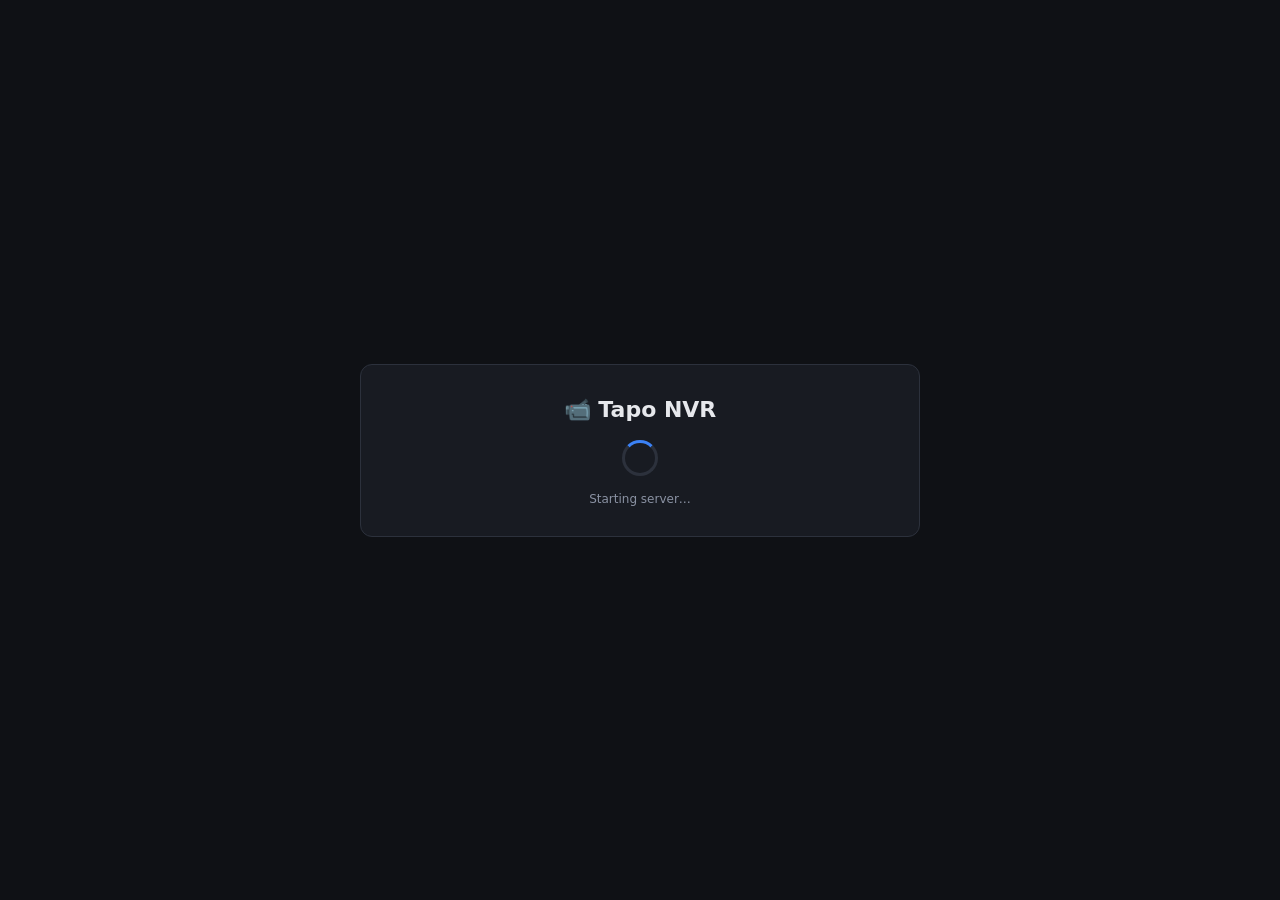
<file: desktop/ui/index.html>
<!DOCTYPE html>
<html lang="zh-Hant">
<head>
  <meta charset="utf-8">
  <title>Tapo NVR</title>
  <style>
    :root { color-scheme: dark; --bg: #0f1115; --panel: #181b22; --panel-2: #20242d; --border: #2c313c; --muted: #8a92a3; --accent: #3b82f6; }
    * { box-sizing: border-box; }
    [hidden] { display: none !important; }
    body {
      margin: 0; min-height: 100vh; display: flex; align-items: center; justify-content: center;
      background: var(--bg); color: #e6e8ec;
      font: 14px/1.5 system-ui, "Segoe UI", "Microsoft JhengHei", "Microsoft YaHei", sans-serif;
    }
    .card { width: min(560px, 94vw); display: flex; flex-direction: column; gap: 14px; padding: 28px; background: var(--panel); border: 1px solid var(--border); border-radius: 12px; }
    h1 { margin: 0; font-size: 22px; }
    h2 { margin: 8px 0 0; font-size: 15px; }
    label { display: flex; flex-direction: column; gap: 4px; color: var(--muted); }
    input, button { font: inherit; color: inherit; background: var(--panel-2); border: 1px solid var(--border); border-radius: 6px; padding: 8px 10px; }
    button { cursor: pointer; }
    button:hover { border-color: var(--accent); }
    button.primary { background: var(--accent); border-color: var(--accent); }
    button:disabled { opacity: .6; cursor: wait; }
    .row { display: flex; gap: 8px; align-items: center; flex-wrap: wrap; }
    .row input { flex: 1; min-width: 0; }
    .hint { color: var(--muted); font-size: 12px; margin: 0; word-break: break-all; }
    .error { color: #fca5a5; margin: 0; white-space: pre-wrap; word-break: break-word; }
    .ok { color: #86efac; margin: 0; }
    .modes { display: grid; grid-template-columns: 1fr 1fr; gap: 10px; }
    .mode { padding: 12px; border: 1px solid var(--border); border-radius: 8px; cursor: pointer; }
    .mode.active { border-color: var(--accent); background: #1e293b; }
    .mode b { display: block; color: #e6e8ec; }
    .spinner { width: 36px; height: 36px; border: 3px solid var(--border); border-top-color: var(--accent); border-radius: 50%; animation: spin 1s linear infinite; margin: 0 auto; }
    @keyframes spin { to { transform: rotate(360deg); } }
    code { background: var(--panel-2); padding: 1px 5px; border-radius: 4px; font-size: 12px; }
    hr { border: 0; border-top: 1px solid var(--border); width: 100%; margin: 4px 0; }
  </style>
</head>
<body>
  <!-- 啟動中 -->
  <div id="view-loading" class="card" style="text-align:center">
    <h1>📹 Tapo NVR</h1>
    <div class="spinner"></div>
    <p class="hint" id="loading-text" data-t="starting"></p>
  </div>

  <!-- 啟動失敗 -->
  <div id="view-error" class="card" hidden>
    <h1 data-t="failTitle"></h1>
    <p id="error-text" class="error"></p>
    <div id="port-fix" hidden>
      <p class="hint" data-t="portHint"></p>
      <div class="row">
        <input id="listen" value="0.0.0.0:8090">
        <button id="btn-listen" data-t="usePort"></button>
      </div>
    </div>
    <div class="row">
      <button class="primary" id="btn-retry" data-t="retry"></button>
      <button id="btn-to-prefs" data-t="prefs"></button>
      <button id="btn-open-data" data-t="openFolder"></button>
    </div>
  </div>

  <!-- 偏好設定 -->
  <div id="view-prefs" class="card" hidden>
    <h1 data-t="prefsTitle"></h1>

    <h2 data-t="mode"></h2>
    <div class="modes">
      <div class="mode" data-mode="local">
        <b data-t="localTitle"></b>
        <span class="hint" data-t="localDesc"></span>
      </div>
      <div class="mode" data-mode="remote">
        <b data-t="remoteTitle"></b>
        <span class="hint" data-t="remoteDesc"></span>
      </div>
    </div>

    <div id="local-panel" hidden>
      <div class="row">
        <button class="primary" id="btn-use-local" data-t="useLocal"></button>
        <button id="btn-import" data-t="import"></button>
      </div>
      <p class="hint" data-t="importHint"></p>
      <p class="hint"><span data-t="dbPath"></span><code id="config-path"></code></p>
      <details style="margin-top:8px">
        <summary data-t="resetTitle" style="cursor:pointer"></summary>
        <form id="reset-form" style="display:flex;flex-direction:column;gap:8px;margin-top:8px">
          <p class="hint" data-t="resetHint"></p>
          <label><span data-t="username"></span><input name="username" autocomplete="off" required maxlength="32"></label>
          <label><span data-t="newPassword"></span><input name="password" type="password" autocomplete="new-password" required minlength="8"></label>
          <label><span data-t="repeatPassword"></span><input name="confirm" type="password" autocomplete="new-password" required></label>
          <button type="submit" data-t="resetBtn"></button>
        </form>
      </details>
    </div>

    <form id="remote-panel" hidden>
      <label><span data-t="serverUrl"></span><input name="server_url" placeholder="http://192.168.1.10:8080 / https://cam.example.com" required></label>
      <label><span data-t="username"></span><input name="username" autocomplete="username" required></label>
      <label><span data-t="password"></span><input name="password" type="password" autocomplete="current-password" required></label>
      <button class="primary" type="submit" data-t="connect"></button>
    </form>

    <hr>
    <h2 data-t="language"></h2>
    <div class="row">
      <select id="lang" style="font:inherit;color:inherit;background:var(--panel-2);border:1px solid var(--border);border-radius:6px;padding:8px 10px">
        <option value="auto" data-t="langAuto"></option>
        <option value="zh-TW">繁體中文</option>
        <option value="zh-CN">简体中文</option>
        <option value="en">English</option>
      </select>
    </div>

    <hr>
    <h2 data-t="update"></h2>
    <label><span data-t="updateUrl"></span>
      <div class="row">
        <input id="update-url">
        <button id="btn-save-update" data-t="save"></button>
        <button id="btn-check-update" data-t="checkUpdate"></button>
      </div>
    </label>
    <p class="hint"><span data-t="updateDefault"></span><code id="default-update-url"></code></p>

    <p id="msg" hidden></p>
    <hr>
    <div class="row">
      <button id="btn-back" data-t="back"></button>
      <span class="hint" style="margin-left:auto"><span data-t="version"></span> <span id="version"></span></span>
    </div>
  </div>

  <script>
    const DICT = {
      'zh-TW': {
        starting: '正在啟動伺服器…', connecting: '正在連線伺服器…', failTitle: '⚠️ 無法啟動',
        portHint: '連接埠可能被其他程式占用（例如另外執行的 Tapo NVR 伺服器）。請關閉那個程式，或改用其他連接埠：',
        usePort: '改用此連接埠', retry: '重試', prefs: '偏好設定', openFolder: '開啟資料夾',
        prefsTitle: '⚙ 應用程式偏好設定', mode: '運作模式',
        localTitle: '🖥 本機伺服器（建議）', localDesc: '這台電腦直接連線攝影機、錄影並推送通知。其他裝置可用瀏覽器連到這台電腦。',
        remoteTitle: '🌐 連線到其他電腦', remoteDesc: '伺服器在另一台電腦上執行，這裡只當觀看端。',
        useLocal: '使用本機伺服器', import: '📥 匯入舊版 config.toml',
        importHint: '從 0.2 版或命令列版本升級時，可以匯入舊設定檔（攝影機、帳號、錄影設定都會沿用）。',
        dbPath: '設定資料庫（密碼以 Windows DPAPI 加密）：',
        serverUrl: '伺服器網址', username: '帳號', password: '密碼', connect: '連線',
        language: '語言', langAuto: '跟隨系統',
        update: '自動更新', updateUrl: '更新來源網址（留空使用預設值）', save: '儲存', checkUpdate: '檢查更新',
        updateDefault: '預設：', back: '← 返回', version: '版本', saved: '已儲存', restarting: '，伺服器重新啟動中…',
        resetTitle: '🔑 忘記管理員密碼？', resetHint: '在這台電腦上直接設定新的管理員帳號密碼。所有已登入的裝置都會被登出。',
        newPassword: '新密碼（至少 8 字元）', repeatPassword: '再輸入一次', resetBtn: '重設密碼', mismatch: '兩次輸入的密碼不一致',
      },
      'zh-CN': {
        starting: '正在启动服务器…', connecting: '正在连接服务器…', failTitle: '⚠️ 无法启动',
        portHint: '端口可能被其他程序占用（例如另外运行的 Tapo NVR 服务器）。请关闭该程序，或改用其他端口：',
        usePort: '改用此端口', retry: '重试', prefs: '偏好设置', openFolder: '打开文件夹',
        prefsTitle: '⚙ 应用程序偏好设置', mode: '运行模式',
        localTitle: '🖥 本机服务器（推荐）', localDesc: '这台电脑直接连接摄像头、录像并推送通知。其他设备可用浏览器连接到这台电脑。',
        remoteTitle: '🌐 连接到其他电脑', remoteDesc: '服务器在另一台电脑上运行，这里只作为观看端。',
        useLocal: '使用本机服务器', import: '📥 导入旧版 config.toml',
        importHint: '从 0.2 版或命令行版本升级时，可以导入旧配置文件（摄像头、账号、录像设置都会沿用）。',
        dbPath: '设置数据库（密码以 Windows DPAPI 加密）：',
        serverUrl: '服务器网址', username: '账号', password: '密码', connect: '连接',
        language: '语言', langAuto: '跟随系统',
        update: '自动更新', updateUrl: '更新源网址（留空使用默认值）', save: '保存', checkUpdate: '检查更新',
        updateDefault: '默认：', back: '← 返回', version: '版本', saved: '已保存', restarting: '，服务器正在重新启动…',
        resetTitle: '🔑 忘记管理员密码？', resetHint: '在这台电脑上直接设置新的管理员账号和密码。所有已登录的设备都会被登出。',
        newPassword: '新密码（至少 8 个字符）', repeatPassword: '再输入一次', resetBtn: '重置密码', mismatch: '两次输入的密码不一致',
      },
      en: {
        starting: 'Starting server…', connecting: 'Connecting to server…', failTitle: '⚠️ Failed to start',
        portHint: 'The port may be in use by another program (for example another Tapo NVR server). Close it, or use another port:',
        usePort: 'Use this port', retry: 'Retry', prefs: 'Preferences', openFolder: 'Open folder',
        prefsTitle: '⚙ App preferences', mode: 'Mode',
        localTitle: '🖥 Local server (recommended)', localDesc: 'This PC connects to the cameras, records and sends notifications. Other devices can open it in a browser.',
        remoteTitle: '🌐 Connect to another PC', remoteDesc: 'The server runs on another computer; this app is a viewer only.',
        useLocal: 'Use local server', import: '📥 Import legacy config.toml',
        importHint: 'When upgrading from 0.2 or the command-line version, import the old config file (cameras, account and recording settings).',
        dbPath: 'Settings database (secrets encrypted with Windows DPAPI): ',
        serverUrl: 'Server URL', username: 'Username', password: 'Password', connect: 'Connect',
        language: 'Language', langAuto: 'System default',
        update: 'Auto update', updateUrl: 'Update URL (leave empty for default)', save: 'Save', checkUpdate: 'Check for updates',
        updateDefault: 'Default: ', back: '← Back', version: 'Version', saved: 'Saved', restarting: ', restarting server…',
        resetTitle: '🔑 Forgot the admin password?', resetHint: 'Set a new admin username and password directly on this computer. All signed-in devices will be signed out.',
        newPassword: 'New password (at least 8 characters)', repeatPassword: 'Repeat', resetBtn: 'Reset password', mismatch: 'The passwords do not match',
      },
    };
    function detectLang() {
      const saved = localStorage.getItem('lang');
      if (saved && DICT[saved]) return saved;
      const n = (navigator.language || 'en').toLowerCase();
      if (n.startsWith('zh')) return /cn|sg|hans/.test(n) ? 'zh-CN' : 'zh-TW';
      return 'en';
    }
    let lang = detectLang();
    const t = (k) => (DICT[lang] || DICT.en)[k] ?? k;
    function applyLang() {
      document.documentElement.lang = lang === 'zh-TW' ? 'zh-Hant' : lang === 'zh-CN' ? 'zh-Hans' : 'en';
      document.querySelectorAll('[data-t]').forEach((el) => el.textContent = t(el.dataset.t));
    }
    applyLang();

    const {invoke} = window.__TAURI__.core;
    const $ = (s) => document.querySelector(s);
    const view = new URLSearchParams(location.search).get('view');
    let prefs = null;

    function show(name) {
      for (const v of ['loading', 'error', 'prefs']) $(`#view-${v}`).hidden = v !== name;
    }
    function msg(text, ok = true) {
      const m = $('#msg');
      m.hidden = false;
      m.className = ok ? 'ok' : 'error';
      m.textContent = text;
    }
    function selectMode(mode) {
      document.querySelectorAll('.mode').forEach((el) => el.classList.toggle('active', el.dataset.mode === mode));
      $('#local-panel').hidden = mode !== 'local';
      $('#remote-panel').hidden = mode !== 'remote';
    }
    async function busy(btn, fn) {
      btn.disabled = true;
      try { await fn(); } catch (e) { msg(String(e), false); } finally { btn.disabled = false; }
    }

    async function init() {
      prefs = await invoke('get_prefs');
      $('#version').textContent = prefs.version;
      $('#config-path').textContent = prefs.config_path;
      $('#update-url').value = prefs.update_url;
      $('#update-url').placeholder = prefs.default_update_url;
      $('#default-update-url').textContent = prefs.default_update_url;
      $('#remote-panel').server_url.value = prefs.server_url;
      $('#lang').value = localStorage.getItem('lang') || 'auto';
      selectMode(prefs.mode);

      if (view === 'prefs') return show('prefs');
      if (view === 'error' && prefs.error) {
        $('#error-text').textContent = prefs.error;
        $('#port-fix').hidden = !/監聽|连接埠|連接埠|address|bind|10048/i.test(prefs.error);
        return show('error');
      }
      // 遠端模式且尚未登入：直接顯示連線表單
      if (prefs.mode === 'remote' && !prefs.has_token) return show('prefs');
      $('#loading-text').textContent = t(prefs.mode === 'local' ? 'starting' : 'connecting');
      show('loading');
    }

    $('#lang').onchange = (e) => {
      if (e.target.value === 'auto') localStorage.removeItem('lang');
      else localStorage.setItem('lang', e.target.value);
      lang = detectLang();
      applyLang();
    };
    document.querySelectorAll('.mode').forEach((el) => el.onclick = () => selectMode(el.dataset.mode));
    $('#btn-use-local').onclick = (e) => busy(e.target, async () => {
      await invoke('use_local');
      show('loading');
    });
    $('#btn-import').onclick = (e) => busy(e.target, async () => {
      const r = await invoke('import_config');
      msg(r + t('restarting'));
    });
    $('#remote-panel').onsubmit = (e) => {
      e.preventDefault();
      const f = e.target;
      busy(f.querySelector('button'), async () => {
        await invoke('connect_remote', {serverUrl: f.server_url.value, username: f.username.value, password: f.password.value});
        show('loading');
      });
    };
    $('#reset-form').onsubmit = (e) => {
      e.preventDefault();
      const f = e.target;
      if (f.password.value !== f.confirm.value) return msg(t('mismatch'), false);
      busy(f.querySelector('button'), async () => {
        msg(await invoke('reset_admin_password', {username: f.username.value, password: f.password.value}));
        f.reset();
      });
    };
    $('#btn-save-update').onclick = (e) => busy(e.target, async () => {
      await invoke('set_update_url', {url: $('#update-url').value});
      msg(t('saved'));
    });
    $('#btn-check-update').onclick = (e) => busy(e.target, async () => {
      await invoke('set_update_url', {url: $('#update-url').value});
      msg(await invoke('check_update_cmd'));
    });
    $('#btn-back').onclick = (e) => busy(e.target, () => invoke('back_to_app'));
    $('#btn-retry').onclick = (e) => busy(e.target, async () => {
      show('loading');
      await invoke('retry');
    });
    $('#btn-to-prefs').onclick = () => show('prefs');
    $('#btn-open-data').onclick = () => invoke('open_data_dir');
    $('#btn-listen').onclick = (e) => busy(e.target, async () => {
      await invoke('set_listen', {listen: $('#listen').value});
      show('loading');
    });

    init().catch((e) => {
      $('#error-text').textContent = String(e);
      show('error');
    });
  </script>
</body>
</html>
</file>
